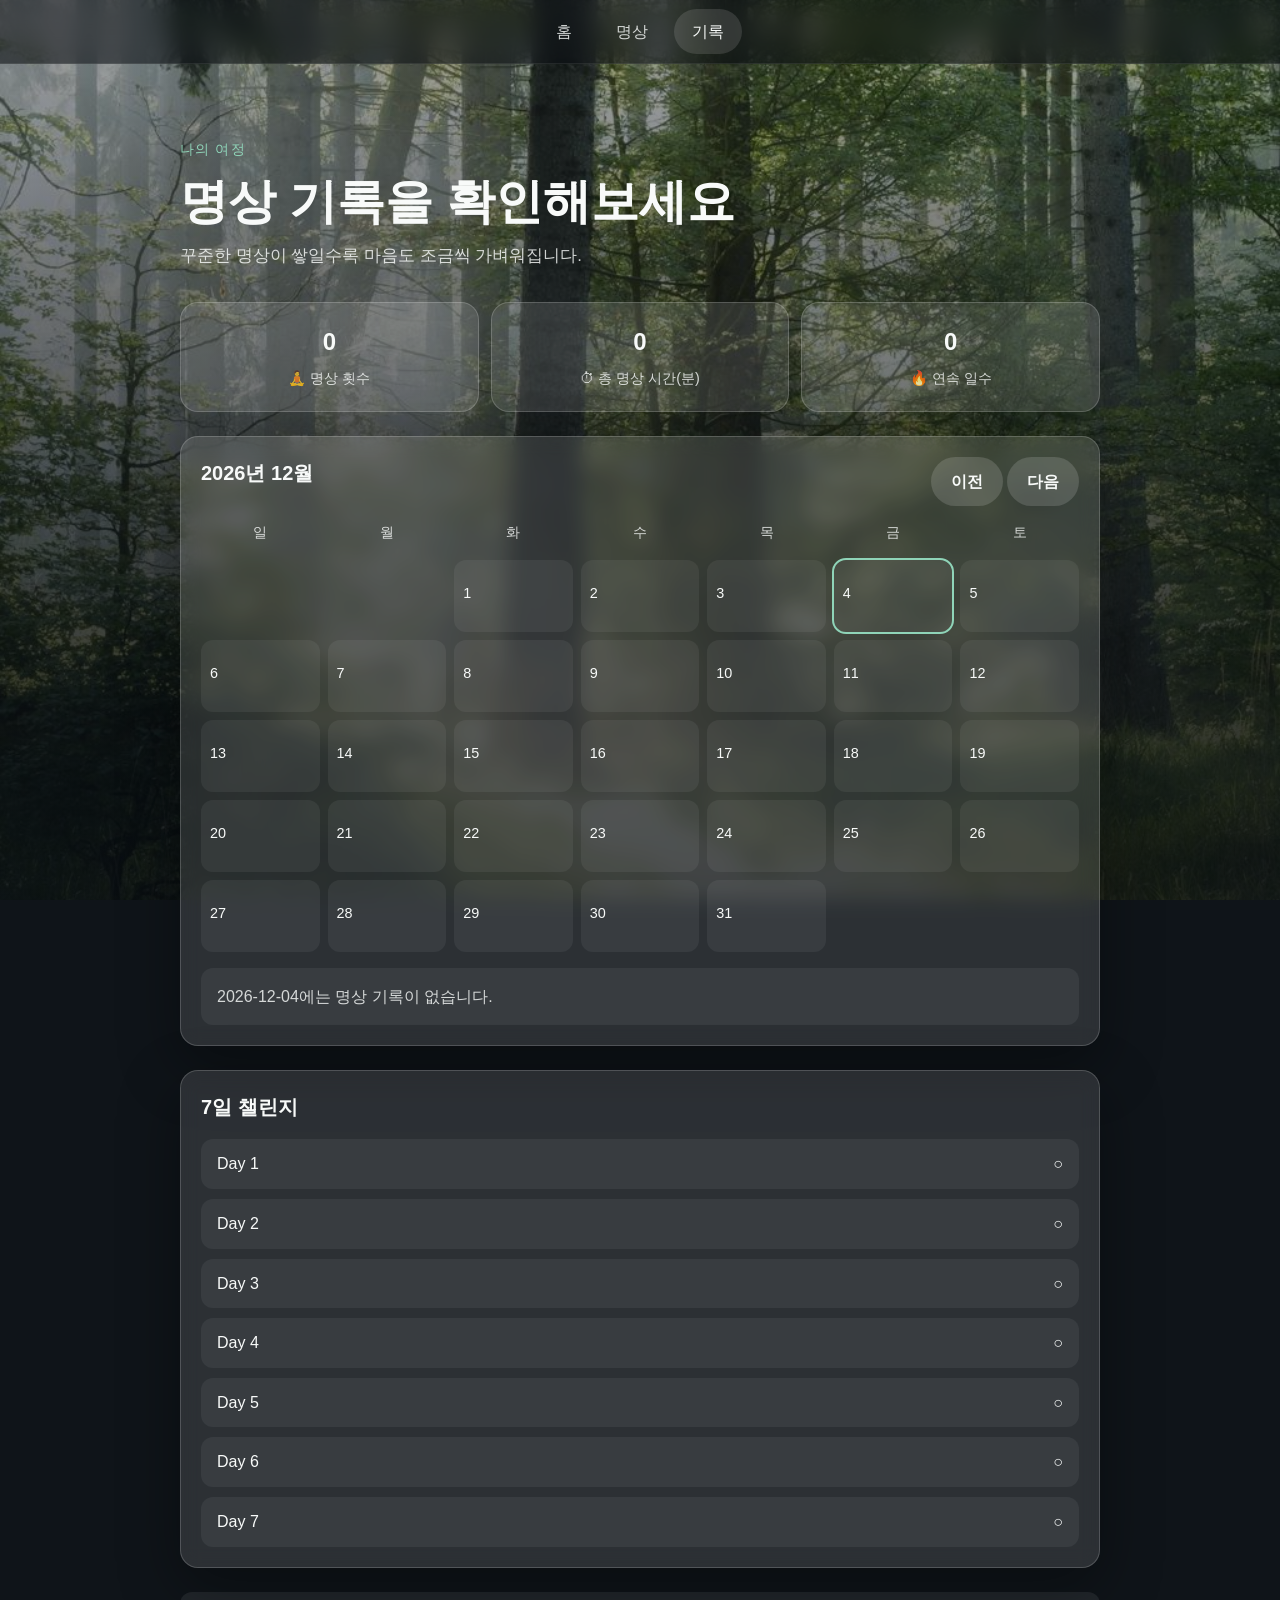
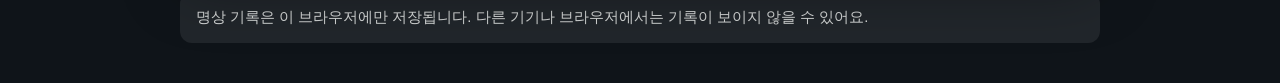
<file: journey.html>
<!DOCTYPE html>
<html lang="ko">
  <head>
    <meta charset="UTF-8" />
    <meta name="viewport" content="width=device-width, initial-scale=1.0" />
    <meta name="referrer" content="strict-origin-when-cross-origin" />
    <title>명상 - 나의 기록</title>
    <link rel="stylesheet" href="css/style.css" />
  </head>
  <body>
    <div class="page">
      <div class="background-layer">
        <img src="assets/images/낮.jpg" alt="기록 페이지 배경" loading="lazy" />
      </div>

      <nav class="nav">
        <a href="index.html" data-nav="home">홈</a>
        <a href="meditate.html" data-nav="meditate">명상</a>
        <a href="journey.html" data-nav="journey">기록</a>
      </nav>

      <main class="content">
        <section class="hero">
          <span class="eyebrow">나의 여정</span>
          <h1>명상 기록을 확인해보세요</h1>
          <p>꾸준한 명상이 쌓일수록 마음도 조금씩 가벼워집니다.</p>
        </section>

        <section class="stats-grid">
          <div class="stat-card">
            <strong id="total-sessions">0</strong>
            <span>🧘 명상 횟수</span>
          </div>
          <div class="stat-card">
            <strong id="total-minutes">0</strong>
            <span>⏱ 총 명상 시간(분)</span>
          </div>
          <div class="stat-card">
            <strong id="current-streak">0</strong>
            <span>🔥 연속 일수</span>
          </div>
        </section>

        <section class="card" style="margin-bottom: 24px">
          <div class="calendar-header">
            <h2 class="section-title" id="calendar-title">2026년 8월</h2>
            <div>
              <button id="prev-month" class="btn btn-secondary" type="button">이전</button>
              <button id="next-month" class="btn btn-secondary" type="button">다음</button>
            </div>
          </div>
          <div id="calendar-grid" class="calendar-grid"></div>
          <div id="session-detail" class="detail-panel empty">날짜를 선택하면 명상 기록을 볼 수 있습니다.</div>
        </section>

        <section class="card">
          <h2 class="section-title">7일 챌린지</h2>
          <div id="challenge-list" class="challenge-list"></div>
        </section>

        <p class="notice">명상 기록은 이 브라우저에만 저장됩니다. 다른 기기나 브라우저에서는 기록이 보이지 않을 수 있어요.</p>
      </main>
    </div>

    <script src="js/time.js"></script>
    <script src="js/data.js"></script>
    <script src="js/storage.js"></script>
    <script src="js/nav.js"></script>
    <script src="js/journey.js"></script>
  </body>
</html>
</file>
<file: css/style.css>
*,
*::before,
*::after {
  box-sizing: border-box;
  margin: 0;
  padding: 0;
}

:root {
  --bg-overlay: rgba(10, 15, 20, 0.55);
  --text-primary: #f8faf9;
  --text-secondary: rgba(248, 250, 249, 0.82);
  --accent: #8fd4b8;
  --accent-strong: #6ec4a8;
  --card-bg: rgba(255, 255, 255, 0.12);
  --card-border: rgba(255, 255, 255, 0.18);
  --shadow: 0 20px 60px rgba(0, 0, 0, 0.35);
  --radius: 18px;
  --nav-height: 64px;
}

html,
body {
  min-height: 100%;
}

body {
  font-family: 'Segoe UI', 'Apple SD Gothic Neo', 'Malgun Gothic', sans-serif;
  color: var(--text-primary);
  background: #0f1419;
  line-height: 1.6;
}

a {
  color: inherit;
  text-decoration: none;
}

button {
  font: inherit;
  cursor: pointer;
  border: none;
  background: none;
}

.page {
  position: relative;
  min-height: 100vh;
  overflow: hidden;
}

.background-layer {
  position: fixed;
  inset: 0;
  z-index: 0;
}

.background-layer img,
.background-layer video {
  width: 100%;
  height: 100%;
  object-fit: cover;
}

.background-layer::after {
  content: '';
  position: absolute;
  inset: 0;
  background: linear-gradient(
    180deg,
    rgba(8, 12, 18, 0.35) 0%,
    rgba(8, 12, 18, 0.72) 55%,
    rgba(8, 12, 18, 0.88) 100%
  );
}

.content {
  position: relative;
  z-index: 1;
  min-height: 100vh;
  padding: calc(var(--nav-height) + 24px) 20px 40px;
  max-width: 960px;
  margin: 0 auto;
}

.nav {
  position: fixed;
  top: 0;
  left: 0;
  right: 0;
  z-index: 10;
  height: var(--nav-height);
  display: flex;
  align-items: center;
  justify-content: center;
  gap: 8px;
  backdrop-filter: blur(12px);
  background: rgba(8, 12, 18, 0.55);
  border-bottom: 1px solid rgba(255, 255, 255, 0.08);
}

.nav a {
  padding: 10px 18px;
  border-radius: 999px;
  color: var(--text-secondary);
  transition: background 0.2s ease, color 0.2s ease;
}

.nav a:hover,
.nav a.active {
  background: rgba(255, 255, 255, 0.12);
  color: var(--text-primary);
}

.hero {
  padding: 48px 0 32px;
}

.eyebrow {
  display: inline-block;
  margin-bottom: 12px;
  font-size: 0.9rem;
  letter-spacing: 0.08em;
  text-transform: uppercase;
  color: var(--accent);
}

.hero h1 {
  font-size: clamp(2rem, 5vw, 3rem);
  line-height: 1.2;
  margin-bottom: 12px;
}

.hero p {
  color: var(--text-secondary);
  font-size: 1.05rem;
  max-width: 520px;
}

.section-title {
  font-size: 1.25rem;
  margin-bottom: 16px;
}

.card-grid {
  display: grid;
  gap: 16px;
}

.card {
  background: var(--card-bg);
  border: 1px solid var(--card-border);
  border-radius: var(--radius);
  padding: 20px;
  backdrop-filter: blur(10px);
  box-shadow: var(--shadow);
}

.card h3 {
  font-size: 1.15rem;
  margin-bottom: 8px;
}

.card p {
  color: var(--text-secondary);
  margin-bottom: 16px;
}

.card-meta {
  display: flex;
  gap: 12px;
  margin-bottom: 16px;
  font-size: 0.9rem;
  color: var(--accent);
}

.btn {
  display: inline-flex;
  align-items: center;
  justify-content: center;
  padding: 12px 20px;
  border-radius: 999px;
  background: var(--accent);
  color: #0f1419;
  font-weight: 600;
  transition: transform 0.2s ease, background 0.2s ease;
}

.btn:hover {
  transform: translateY(-1px);
  background: var(--accent-strong);
}

.btn-secondary {
  background: rgba(255, 255, 255, 0.14);
  color: var(--text-primary);
}

.filter-tabs {
  display: flex;
  flex-wrap: wrap;
  gap: 8px;
  margin-bottom: 20px;
}

.filter-tab {
  padding: 8px 14px;
  border-radius: 999px;
  border: 1px solid rgba(255, 255, 255, 0.14);
  color: var(--text-secondary);
}

.filter-tab.active {
  background: rgba(255, 255, 255, 0.14);
  color: var(--text-primary);
}

.player-layout {
  display: flex;
  flex-direction: column;
  align-items: center;
  gap: 20px;
  padding-top: 24px;
  width: 100%;
}

.player-card {
  background: rgba(8, 12, 18, 0.72);
  border: 1px solid rgba(255, 255, 255, 0.1);
  border-radius: var(--radius);
  padding: 24px;
  backdrop-filter: blur(12px);
  width: min(640px, 100%);
}

.player-card--timer {
  padding: 12px 24px;
  text-align: center;
}

.player-card--video {
  padding: 16px 24px 20px;
  display: flex;
  flex-direction: column;
  align-items: center;
}

.player-card h1 {
  font-size: 1.25rem;
  margin-bottom: 4px;
}

.player-card--timer p {
  font-size: 0.9rem;
  color: var(--text-secondary);
  margin-bottom: 6px;
}

.timer-display {
  font-size: clamp(1.6rem, 5vw, 2.2rem);
  font-weight: 700;
  letter-spacing: 0.06em;
  margin: 8px 0 10px;
}

.player-actions {
  display: flex;
  flex-wrap: wrap;
  gap: 8px;
  justify-content: center;
}

.video-resize-box {
  width: 100%;
  height: 320px;
  min-width: 240px;
  min-height: 135px;
  max-width: 100%;
  overflow: hidden;
  border-radius: 14px;
  border: 1px solid rgba(255, 255, 255, 0.12);
  background: rgba(0, 0, 0, 0.35);
  position: relative;
}

.video-resize-handle {
  position: absolute;
  right: 0;
  bottom: 0;
  width: 28px;
  height: 28px;
  cursor: nwse-resize;
  z-index: 5;
}

.video-resize-handle::after {
  content: '';
  position: absolute;
  right: 6px;
  bottom: 6px;
  width: 14px;
  height: 14px;
  border-right: 2px solid rgba(255, 255, 255, 0.55);
  border-bottom: 2px solid rgba(255, 255, 255, 0.55);
}

.video-wrapper {
  position: absolute;
  inset: 0;
  width: 100%;
  height: 100%;
  border-radius: 14px;
  overflow: hidden;
  background: rgba(0, 0, 0, 0.35);
}

.video-wrapper iframe,
#youtube-player {
  position: absolute;
  inset: 0;
  width: 100%;
  height: 100%;
  border: 0;
}

#youtube-player iframe {
  width: 100%;
  height: 100%;
}

.player-placeholder {
  position: absolute;
  inset: 0;
  display: flex;
  flex-direction: column;
  align-items: center;
  justify-content: center;
  gap: 12px;
  padding: 16px;
  background: rgba(0, 0, 0, 0.45);
  text-align: center;
}

.player-placeholder img {
  width: 100%;
  max-height: 70%;
  object-fit: cover;
  border-radius: 10px;
}

.player-placeholder p {
  color: var(--text-secondary);
  font-size: 0.92rem;
}

.player-placeholder.is-playing p {
  color: var(--accent);
}

.player-fallback {
  margin-top: 12px;
  font-size: 0.9rem;
  color: var(--text-secondary);
  text-align: center;
}

.player-fallback a {
  color: var(--accent);
  text-decoration: underline;
}

.stats-grid {
  display: grid;
  grid-template-columns: repeat(3, 1fr);
  gap: 12px;
  margin-bottom: 24px;
}

.stat-card {
  text-align: center;
  padding: 20px 12px;
  border-radius: var(--radius);
  background: var(--card-bg);
  border: 1px solid var(--card-border);
}

.stat-card strong {
  display: block;
  font-size: 1.5rem;
  margin-bottom: 4px;
}

.stat-card span {
  color: var(--text-secondary);
  font-size: 0.9rem;
}

.calendar-header {
  display: flex;
  align-items: center;
  justify-content: space-between;
  margin-bottom: 16px;
}

.calendar-grid {
  display: grid;
  grid-template-columns: repeat(7, 1fr);
  gap: 8px;
}

.calendar-weekday {
  text-align: center;
  font-size: 0.85rem;
  color: var(--text-secondary);
  padding-bottom: 8px;
}

.calendar-day {
  min-height: 72px;
  padding: 8px;
  border-radius: 12px;
  background: rgba(255, 255, 255, 0.06);
  border: 1px solid transparent;
  text-align: left;
}

.calendar-day.empty {
  background: transparent;
}

.calendar-day.has-session {
  border-color: rgba(143, 212, 184, 0.45);
  background: rgba(143, 212, 184, 0.12);
}

.calendar-day.selected {
  outline: 2px solid var(--accent);
}

.calendar-day button {
  width: 100%;
  height: 100%;
  text-align: left;
  color: inherit;
}

.day-number {
  font-size: 0.9rem;
  margin-bottom: 4px;
}

.day-minutes {
  font-size: 0.75rem;
  color: var(--accent);
}

.challenge-list {
  display: grid;
  gap: 10px;
}

.challenge-item {
  display: flex;
  align-items: center;
  justify-content: space-between;
  padding: 12px 16px;
  border-radius: 12px;
  background: rgba(255, 255, 255, 0.06);
}

.challenge-item.done {
  background: rgba(143, 212, 184, 0.16);
}

.notice {
  margin-top: 24px;
  padding: 14px 16px;
  border-radius: 12px;
  background: rgba(255, 255, 255, 0.08);
  color: var(--text-secondary);
  font-size: 0.92rem;
}

.modal-backdrop {
  position: fixed;
  inset: 0;
  z-index: 20;
  display: none;
  align-items: center;
  justify-content: center;
  padding: 20px;
  background: rgba(0, 0, 0, 0.65);
}

.modal-backdrop.open {
  display: flex;
}

.modal {
  width: min(420px, 100%);
  padding: 28px;
  border-radius: var(--radius);
  background: #162028;
  border: 1px solid rgba(255, 255, 255, 0.12);
  text-align: center;
}

.modal h2 {
  margin-bottom: 8px;
}

.modal p {
  color: var(--text-secondary);
  margin-bottom: 20px;
}

.detail-panel {
  margin-top: 16px;
  padding: 16px;
  border-radius: 12px;
  background: rgba(255, 255, 255, 0.06);
}

.detail-panel.empty {
  color: var(--text-secondary);
}

@media (min-width: 768px) {
  .card-grid {
    grid-template-columns: repeat(2, 1fr);
  }
}

@media (max-width: 640px) {
  .stats-grid {
    grid-template-columns: 1fr;
  }

  .calendar-day {
    min-height: 56px;
    padding: 6px;
  }
}
</file>
